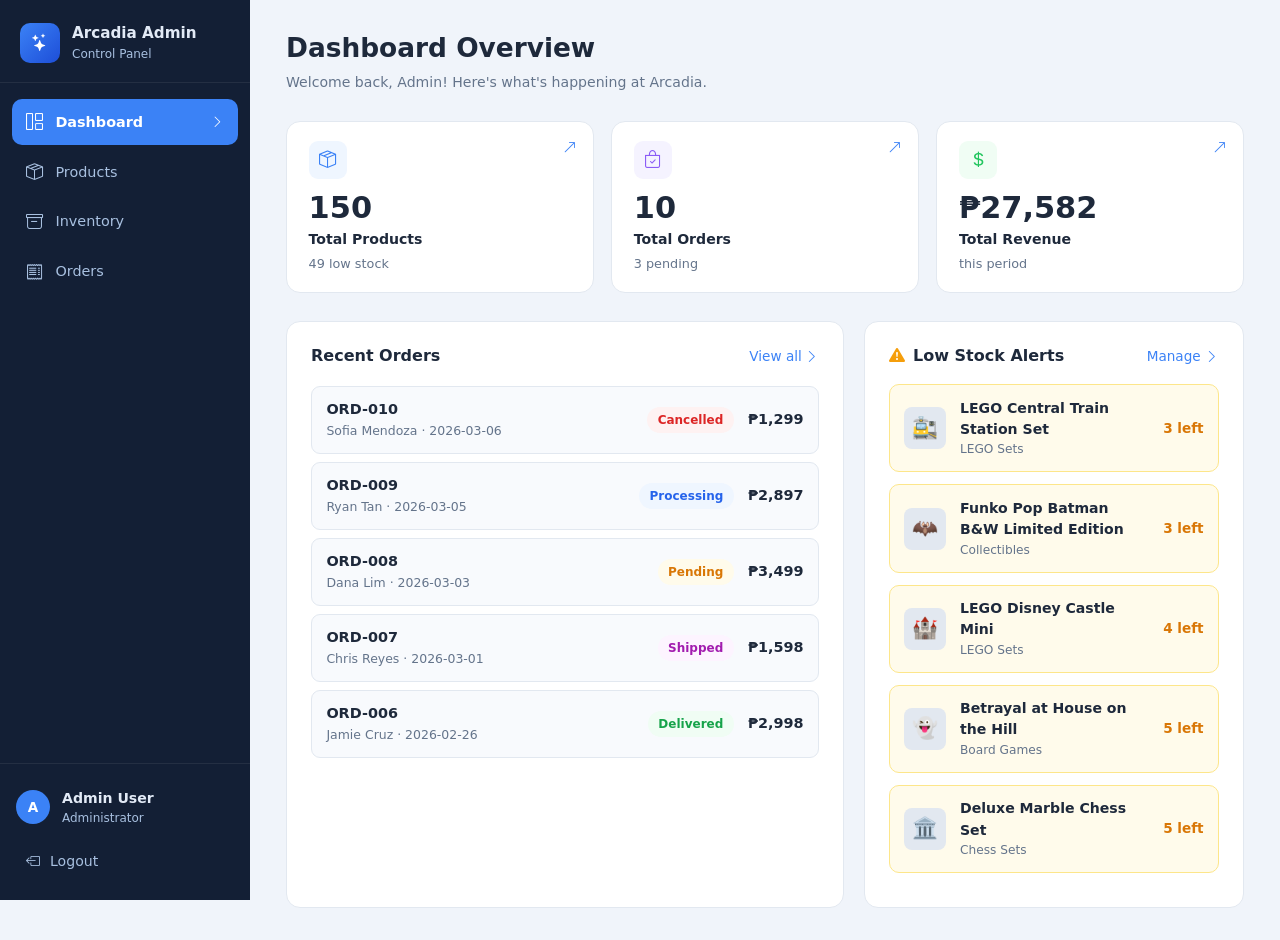
<file: index.html>
<!DOCTYPE html>
<html lang="en">
<head>
  <meta charset="UTF-8"/>
  <meta name="viewport" content="width=device-width, initial-scale=1.0"/>
  <title>Dashboard — Arcadia Admin</title>
  <link href="https://cdn.jsdelivr.net/npm/bootstrap@5.3.3/dist/css/bootstrap.min.css" rel="stylesheet"/>
  <link href="https://cdn.jsdelivr.net/npm/bootstrap-icons@1.11.3/font/bootstrap-icons.min.css" rel="stylesheet"/>
  <link href="dashboard.css" rel="stylesheet"/>
</head>
<body>

  <!-- Mobile overlay -->
  <div class="sidebar-overlay" id="sidebarOverlay" onclick="closeSidebar()"></div>

  <!-- Hamburger (mobile) -->
  <button class="hamburger" id="hamburgerBtn" onclick="openSidebar()">
    <i class="bi bi-list"></i>
  </button>

  <aside class="sidebar" id="sidebar">
    <div class="sidebar-brand">
      <div class="brand-avatar"><i class="bi bi-stars"></i></div>
      <div class="brand-text">
        <div class="name">Arcadia Admin</div>
        <div class="sub">Control Panel</div>
      </div>
      <button class="sidebar-close" onclick="closeSidebar()"><i class="bi bi-x-lg"></i></button>
    </div>
    <nav class="sidebar-nav">
      <a class="nav-item active" href="index.html">
        <i class="bi bi-grid-1x2"></i> Dashboard
        <i class="bi bi-chevron-right chevron"></i>
      </a>
      <a class="nav-item" href="adminproducts.html"><i class="bi bi-box-seam"></i> Products</a>
      <a class="nav-item" href="admininventory.html"><i class="bi bi-archive"></i> Inventory</a>
      <a class="nav-item" href="adminorders.html"><i class="bi bi-receipt"></i> Orders</a>
    </nav>
    <div class="sidebar-footer">
      <div class="user-row">
        <div class="user-avatar">A</div>
        <div>
          <div class="user-name">Admin User</div>
          <div class="user-role">Administrator</div>
        </div>
      </div>
      <a class="logout-btn" href="#" onclick="alert('Logout functionality coming soon.');return false;">
        <i class="bi bi-box-arrow-left"></i> Logout
      </a>
    </div>
  </aside>

  <main class="main">
    <h1 class="page-title">Dashboard Overview</h1>
    <p class="page-sub">Welcome back, Admin! Here's what's happening at Arcadia.</p>

    <div class="stats-row" style="grid-template-columns:repeat(3,1fr);">
      <div class="stat-card" onclick="window.location.href='adminproducts.html'">
        <span class="stat-arrow"><i class="bi bi-arrow-up-right"></i></span>
        <div class="stat-icon blue"><i class="bi bi-box-seam"></i></div>
        <div class="stat-value" id="dashTotalProducts">—</div>
        <div class="stat-label">Total Products</div>
        <div class="stat-sub" id="dashLowStock">loading...</div>
      </div>
      <div class="stat-card" onclick="window.location.href='adminorders.html'">
        <span class="stat-arrow"><i class="bi bi-arrow-up-right"></i></span>
        <div class="stat-icon purple"><i class="bi bi-bag-check"></i></div>
        <div class="stat-value" id="dashTotalOrders">—</div>
        <div class="stat-label">Total Orders</div>
        <div class="stat-sub" id="dashPending">loading...</div>
      </div>
      <div class="stat-card" onclick="window.location.href='adminorders.html'">
        <span class="stat-arrow"><i class="bi bi-arrow-up-right"></i></span>
        <div class="stat-icon green"><i class="bi bi-currency-dollar"></i></div>
        <div class="stat-value" id="dashRevenue">—</div>
        <div class="stat-label">Total Revenue</div>
        <div class="stat-sub">this period</div>
      </div>
    </div>

    <div class="bottom-row">
      <div class="section-card">
        <div class="section-header">
          <span class="section-title">Recent Orders</span>
          <a href="adminorders.html" class="view-all">View all <i class="bi bi-chevron-right"></i></a>
        </div>
        <div id="dashRecentOrders"><div class="loading-text">Loading...</div></div>
      </div>
      <div class="section-card">
        <div class="low-stock-header">
          <div class="low-stock-title"><i class="bi bi-exclamation-triangle-fill"></i> Low Stock Alerts</div>
          <a href="admininventory.html" class="manage-link">Manage <i class="bi bi-chevron-right"></i></a>
        </div>
        <div id="dashLowStockList"><div class="loading-text">Loading...</div></div>
      </div>
    </div>
  </main>

  <script src="https://cdn.jsdelivr.net/npm/bootstrap@5.3.3/dist/js/bootstrap.bundle.min.js"></script>
  <script src="script.js"></script>
</body>
</html>
</file>
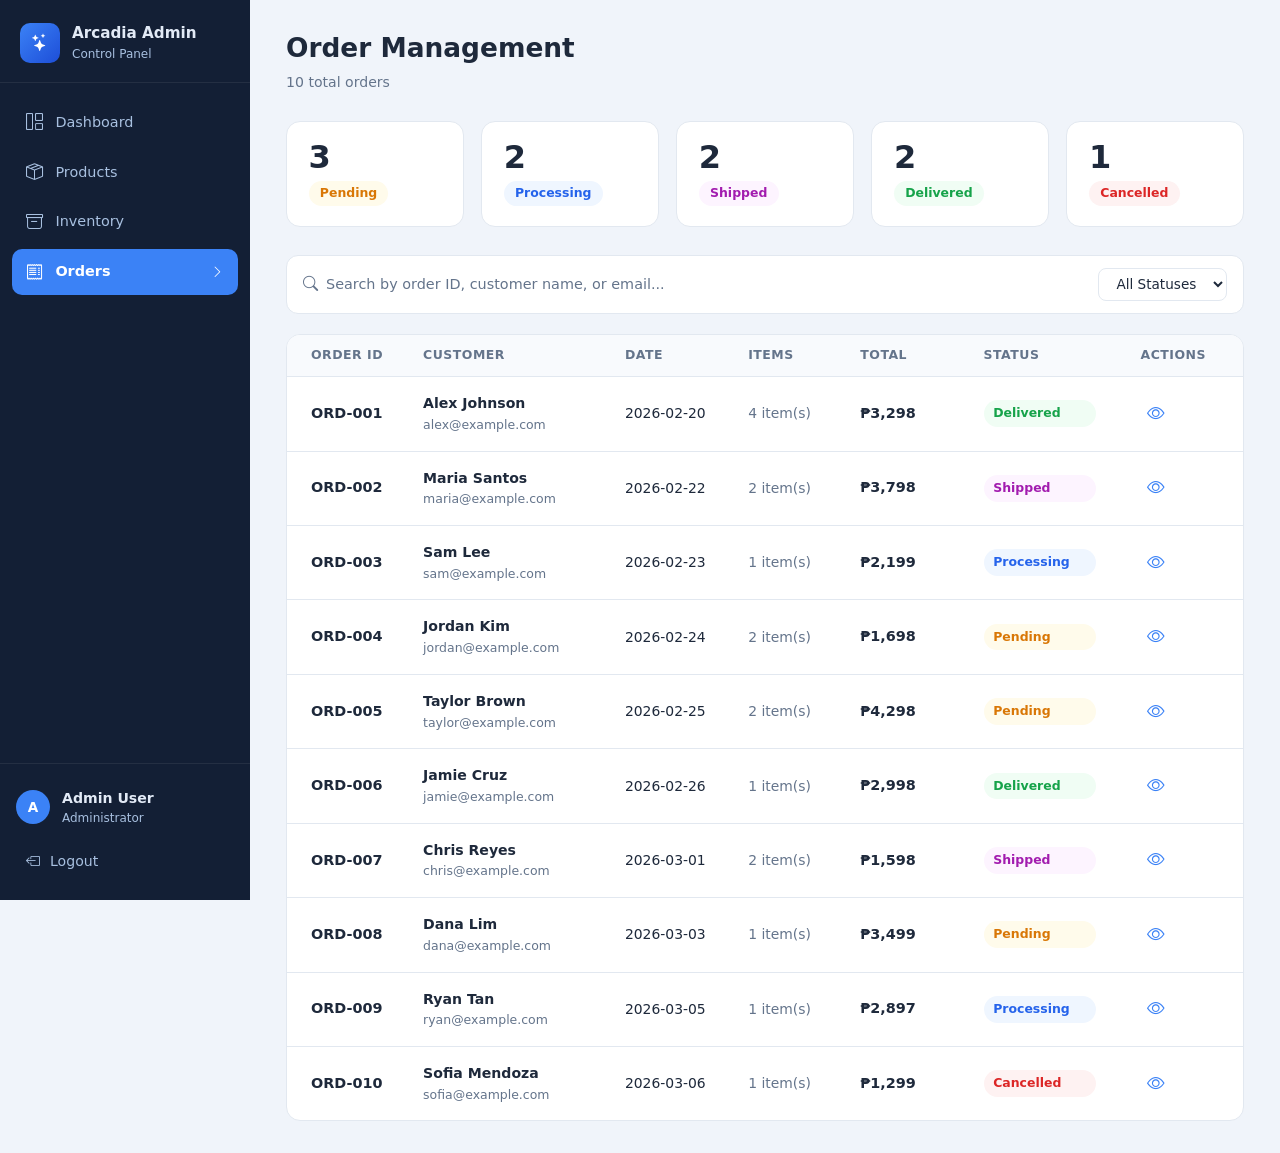
<file: adminorders.html>
<!DOCTYPE html>
<html lang="en">
<head>
  <meta charset="UTF-8"/>
  <meta name="viewport" content="width=device-width, initial-scale=1.0"/>
  <title>Orders — Arcadia Admin</title>
  <link href="https://cdn.jsdelivr.net/npm/bootstrap@5.3.3/dist/css/bootstrap.min.css" rel="stylesheet"/>
  <link href="https://cdn.jsdelivr.net/npm/bootstrap-icons@1.11.3/font/bootstrap-icons.min.css" rel="stylesheet"/>
  <link href="dashboard.css" rel="stylesheet"/>
</head>
<body>

  <div class="sidebar-overlay" id="sidebarOverlay" onclick="closeSidebar()"></div>
  <button class="hamburger" id="hamburgerBtn" onclick="openSidebar()">
    <i class="bi bi-list"></i>
  </button>

  <aside class="sidebar" id="sidebar">
    <div class="sidebar-brand">
      <div class="brand-avatar"><i class="bi bi-stars"></i></div>
      <div class="brand-text">
        <div class="name">Arcadia Admin</div>
        <div class="sub">Control Panel</div>
      </div>
      <button class="sidebar-close" onclick="closeSidebar()"><i class="bi bi-x-lg"></i></button>
    </div>
    <nav class="sidebar-nav">
      <a class="nav-item" href="index.html"><i class="bi bi-grid-1x2"></i> Dashboard</a>
      <a class="nav-item" href="adminproducts.html"><i class="bi bi-box-seam"></i> Products</a>
      <a class="nav-item" href="admininventory.html"><i class="bi bi-archive"></i> Inventory</a>
      <a class="nav-item active" href="adminorders.html">
        <i class="bi bi-receipt"></i> Orders
        <i class="bi bi-chevron-right chevron"></i>
      </a>
    </nav>
    <div class="sidebar-footer">
      <div class="user-row">
        <div class="user-avatar">A</div>
        <div><div class="user-name">Admin User</div><div class="user-role">Administrator</div></div>
      </div>
      <a class="logout-btn" href="#" onclick="alert('Logout functionality coming soon.');return false;">
        <i class="bi bi-box-arrow-left"></i> Logout
      </a>
    </div>
  </aside>

  <main class="main">
    <h1 class="page-title">Order Management</h1>
    <p class="page-sub" id="orderCount">Loading...</p>
    <div class="stats-row" id="orderStatCards" style="grid-template-columns:repeat(5,1fr);"></div>
    <div class="toolbar">
      <div class="search-wrap">
        <i class="bi bi-search"></i>
        <input type="text" id="orderSearch" placeholder="Search by order ID, customer name, or email..." oninput="renderOrders()"/>
      </div>
      <select class="status-select" id="statusFilter" onchange="renderOrders()">
        <option value="All Statuses">All Statuses</option>
        <option value="Pending">Pending</option>
        <option value="Processing">Processing</option>
        <option value="Shipped">Shipped</option>
        <option value="Delivered">Delivered</option>
        <option value="Cancelled">Cancelled</option>
      </select>
    </div>
    <div class="table-card">
      <div class="table-head-orders">
        <div>Order ID</div><div>Customer</div><div>Date</div><div>Items</div><div>Total</div><div>Status</div><div>Actions</div>
      </div>
      <div id="orderList"><div class="loading-text">Loading orders...</div></div>
    </div>
  </main>

  <!-- ORDER DETAIL MODAL -->
  <div class="modal-overlay" id="orderModalOverlay">
    <div class="modal-box">
      <div class="modal-header">
        <div class="modal-title" id="orderModalTitle">Order Details</div>
        <button class="modal-close" onclick="closeOrderModal()"><i class="bi bi-x"></i></button>
      </div>
      <div id="orderModalBody"></div>
    </div>
  </div>

  <script src="https://cdn.jsdelivr.net/npm/bootstrap@5.3.3/dist/js/bootstrap.bundle.min.js"></script>
  <script src="script.js"></script>
</body>
</html>
</file>
<file: dashboard.css>
:root {
  --sidebar-bg:  #131f35;
  --sidebar-w:   250px;
  --accent:      #3b82f6;
  --page-bg:     #f0f4fa;
  --card-bg:     #ffffff;
  --border:      #e2e8f0;
  --text-dark:   #1e293b;
  --text-muted:  #64748b;
  --text-side:   #a8c0e0;
}

* { box-sizing: border-box; margin: 0; padding: 0; }
body { font-family: 'Segoe UI', system-ui, sans-serif; background: var(--page-bg); display: flex; min-height: 100vh; }

/* ── HAMBURGER ── */
.hamburger {
  display: none;
  position: fixed;
  top: 1rem;
  left: 1rem;
  z-index: 300;
  background: var(--accent);
  border: none;
  border-radius: 10px;
  width: 42px;
  height: 42px;
  color: #fff;
  font-size: 1.3rem;
  align-items: center;
  justify-content: center;
  cursor: pointer;
  box-shadow: 0 4px 12px rgba(59,130,246,.35);
}

/* ── SIDEBAR OVERLAY (mobile) ── */
.sidebar-overlay {
  display: none;
  position: fixed;
  inset: 0;
  background: rgba(0,0,0,.45);
  z-index: 150;
}
.sidebar-overlay.active { display: block; }

/* ── SIDEBAR ── */
.sidebar {
  width: var(--sidebar-w);
  background: var(--sidebar-bg);
  display: flex;
  flex-direction: column;
  position: fixed;
  top: 0; left: 0;
  height: 100vh;
  z-index: 200;
  transition: transform .25s ease;
}
.sidebar-brand {
  display: flex;
  align-items: center;
  gap: .75rem;
  padding: 1.4rem 1.25rem 1.2rem;
  border-bottom: 1px solid rgba(255,255,255,.07);
}
.brand-avatar {
  width: 40px; height: 40px;
  border-radius: 10px;
  background: linear-gradient(135deg,#3b82f6,#1d4ed8);
  display: flex; align-items: center; justify-content: center;
  font-size: 1.1rem; color: #fff; flex-shrink: 0;
}
.brand-text .name { color: #e2eaf6; font-weight: 700; font-size: .95rem; }
.brand-text .sub  { color: var(--text-side); font-size: .75rem; }

.sidebar-close {
  display: none;
  background: none;
  border: none;
  color: var(--text-side);
  font-size: 1.1rem;
  margin-left: auto;
  cursor: pointer;
  padding: .2rem;
}

.sidebar-nav {
  flex: 1;
  padding: 1rem .75rem;
  display: flex;
  flex-direction: column;
  gap: .25rem;
  overflow-y: auto;
}
.nav-item {
  display: flex; align-items: center; gap: .75rem;
  padding: .65rem .9rem; border-radius: 10px;
  color: var(--text-side); font-size: .9rem;
  cursor: pointer; transition: background .18s, color .18s;
  text-decoration: none;
}
.nav-item i { font-size: 1.05rem; }
.nav-item:hover { background: rgba(255,255,255,.07); color: #e2eaf6; }
.nav-item.active { background: var(--accent); color: #fff; font-weight: 600; }
.nav-item .chevron { margin-left: auto; font-size: .8rem; }

.sidebar-footer {
  padding: 1rem .75rem 1.25rem;
  border-top: 1px solid rgba(255,255,255,.07);
}
.user-row { display: flex; align-items: center; gap: .75rem; padding: .5rem .25rem; margin-bottom: .5rem; }
.user-avatar {
  width: 34px; height: 34px; border-radius: 50%;
  background: var(--accent);
  display: flex; align-items: center; justify-content: center;
  color: #fff; font-weight: 700; font-size: .85rem; flex-shrink: 0;
}
.user-name { color: #e2eaf6; font-size: .88rem; font-weight: 600; }
.user-role { color: var(--text-side); font-size: .75rem; }
.logout-btn {
  display: flex; align-items: center; gap: .6rem;
  color: var(--text-side); font-size: .88rem;
  padding: .5rem .9rem; border-radius: 8px;
  cursor: pointer; transition: background .18s, color .18s;
  text-decoration: none;
}
.logout-btn:hover { background: rgba(255,255,255,.07); color: #e2eaf6; }

/* ── MAIN ── */
.main { margin-left: var(--sidebar-w); flex: 1; padding: 2rem 2.25rem; min-width: 0; }
.page-title { font-size: 1.65rem; font-weight: 700; color: var(--text-dark); }
.page-sub   { color: var(--text-muted); font-size: .88rem; margin-top: .2rem; margin-bottom: 1.75rem; }
.page-header { display: flex; align-items: flex-start; justify-content: space-between; margin-bottom: 1.5rem; flex-wrap: wrap; gap: .75rem; }
.top-bar     { display: flex; align-items: flex-start; justify-content: space-between; margin-bottom: 1.5rem; flex-wrap: wrap; gap: .75rem; }
.loading-text { text-align: center; padding: 2rem; color: var(--text-muted); font-size: .9rem; }

/* ── STAT CARDS ── */
.stats-row { display: grid; gap: 1.1rem; margin-bottom: 1.75rem; }
.stat-card {
  background: var(--card-bg); border: 1px solid var(--border);
  border-radius: 14px; padding: 1.2rem 1.35rem;
  position: relative; cursor: pointer;
  transition: box-shadow .2s, transform .15s;
}
.stat-card:hover { box-shadow: 0 4px 20px rgba(59,130,246,.12); transform: translateY(-2px); }
.stat-arrow { position: absolute; top: 1rem; right: 1rem; color: var(--accent); font-size: .85rem; }
.stat-icon { width: 38px; height: 38px; border-radius: 9px; display: flex; align-items: center; justify-content: center; font-size: 1.1rem; margin-bottom: .9rem; }
.stat-icon.blue   { background: #eff6ff; color: #3b82f6; }
.stat-icon.purple { background: #f5f3ff; color: #8b5cf6; }
.stat-icon.green  { background: #f0fdf4; color: #22c55e; }
.stat-value { font-size: 1.9rem; font-weight: 800; color: var(--text-dark); line-height: 1; }
.stat-label { font-size: .88rem; font-weight: 600; color: var(--text-dark); margin-top: .35rem; }
.stat-sub   { font-size: .8rem; color: var(--text-muted); margin-top: .2rem; }
.stat-num   { font-size: 2rem; font-weight: 800; color: var(--text-dark); line-height: 1; margin-bottom: .45rem; }
.stat-badge { font-size: .78rem; font-weight: 700; padding: .22rem .7rem; border-radius: 20px; display: inline-block; }
.stat-icon-wrap { font-size: 1.2rem; margin-bottom: .6rem; }
.stat-val { font-size: 1.6rem; font-weight: 800; color: var(--text-dark); }
.stat-lbl { font-size: .8rem; color: var(--text-muted); margin-top: .15rem; }
.si-blue   { color: #3b82f6; } .si-green { color: #22c55e; }
.si-yellow { color: #f59e0b; } .si-red   { color: #ef4444; }

/* ── DASHBOARD BOTTOM ── */
.bottom-row { display: grid; grid-template-columns: 1fr 380px; gap: 1.25rem; }
.section-card { background: var(--card-bg); border: 1px solid var(--border); border-radius: 14px; padding: 1.4rem 1.5rem; }
.section-header { display: flex; align-items: center; justify-content: space-between; margin-bottom: 1.1rem; }
.section-title { font-weight: 700; color: var(--text-dark); font-size: 1rem; }
.view-all { color: var(--accent); font-size: .85rem; text-decoration: none; display: flex; align-items: center; gap: .2rem; }
.view-all:hover { text-decoration: underline; }
.order-row { display: flex; align-items: center; justify-content: space-between; padding: .75rem .9rem; border-radius: 9px; margin-bottom: .5rem; background: #f8fafd; border: 1px solid var(--border); }
.order-id   { font-weight: 700; color: var(--text-dark); font-size: .9rem; }
.order-meta { color: var(--text-muted); font-size: .78rem; margin-top: .1rem; }
.order-right { display: flex; align-items: center; gap: .9rem; }
.order-amount { font-weight: 700; color: var(--text-dark); font-size: .9rem; }
.badge-status { font-size: .75rem; font-weight: 600; padding: .25rem .65rem; border-radius: 20px; }
.badge-delivered  { background: #f0fdf4; color: #16a34a; }
.badge-shipped    { background: #fdf4ff; color: #a21caf; }
.badge-processing { background: #eff6ff; color: #2563eb; }
.badge-pending    { background: #fffbeb; color: #d97706; }
.badge-cancelled  { background: #fef2f2; color: #dc2626; }
.low-stock-header { display: flex; align-items: center; justify-content: space-between; margin-bottom: 1rem; }
.low-stock-title  { display: flex; align-items: center; gap: .5rem; font-weight: 700; color: var(--text-dark); font-size: 1rem; }
.low-stock-title i { color: #f59e0b; }
.manage-link { color: var(--accent); font-size: .85rem; text-decoration: none; }
.manage-link:hover { text-decoration: underline; }
.stock-item  { display: flex; align-items: center; gap: .85rem; padding: .8rem .9rem; border-radius: 10px; background: #fffbeb; border: 1px solid #fde68a; margin-bottom: .75rem; }
.stock-thumb { width: 42px; height: 42px; border-radius: 8px; background: #e2e8f0; display: flex; align-items: center; justify-content: center; font-size: 1.3rem; flex-shrink: 0; }
.stock-name  { font-weight: 600; color: var(--text-dark); font-size: .88rem; }
.stock-cat   { color: var(--text-muted); font-size: .76rem; }
.stock-count { margin-left: auto; font-weight: 700; font-size: .85rem; color: #d97706; white-space: nowrap; }

/* ── PRODUCTS ── */
.btn-add { background: var(--accent); color: #fff; border: none; border-radius: 9px; padding: .55rem 1.1rem; font-weight: 600; font-size: .88rem; display: flex; align-items: center; gap: .4rem; cursor: pointer; transition: background .2s; white-space: nowrap; }
.btn-add:hover { background: #2563eb; }
.filter-bar { display: flex; align-items: center; gap: .6rem; margin-bottom: 1.25rem; flex-wrap: wrap; }
.cat-filters { display: flex; gap: .4rem; flex-wrap: wrap; }
.search-box { display: flex; align-items: center; gap: .5rem; background: #fff; border: 1px solid var(--border); border-radius: 8px; padding: .45rem .85rem; }
.search-box input { border: none; outline: none; font-size: .85rem; color: var(--text-dark); width: 160px; }
.filter-btn { border: 1px solid var(--border); background: #fff; border-radius: 7px; padding: .38rem .85rem; font-size: .82rem; color: var(--text-muted); cursor: pointer; transition: all .18s; white-space: nowrap; }
.filter-btn:hover, .filter-btn.active { background: var(--accent); color: #fff; border-color: var(--accent); }
.table-card { background: var(--card-bg); border: 1px solid var(--border); border-radius: 14px; overflow: hidden; }
.table-head { display: grid; grid-template-columns: 2.5fr 1.2fr 1fr .9fr 1.2fr .9fr; padding: .7rem 1.2rem; background: #f8fafd; border-bottom: 1px solid var(--border); font-size: .78rem; font-weight: 600; color: var(--text-muted); text-transform: uppercase; letter-spacing: .04em; }
.prod-table-row { display: grid; grid-template-columns: 2.5fr 1.2fr 1fr .9fr 1.2fr .9fr; padding: .75rem 1.2rem; border-bottom: 1px solid var(--border); align-items: center; }
.prod-table-row:last-child { border-bottom: none; }
.prod-table-row:hover { background: #f8fafd; }
.prod-cell { display: flex; align-items: center; gap: .75rem; }
.prod-thumb { width: 38px; height: 38px; border-radius: 8px; background: #e2e8f0; display: flex; align-items: center; justify-content: center; font-size: 1.2rem; flex-shrink: 0; }
.prod-name  { font-weight: 600; color: var(--text-dark); font-size: .88rem; }
.prod-badge { font-size: .7rem; font-weight: 600; padding: .1rem .45rem; border-radius: 20px; display: inline-block; margin-top: .15rem; }
.badge-bestseller { background: #eff6ff; color: #2563eb; }
.badge-new        { background: #f0fdf4; color: #16a34a; }
.badge-sale       { background: #fff7ed; color: #ea580c; }
.cat-text   { font-size: .85rem; color: var(--text-muted); }
.price-text { font-size: .88rem; font-weight: 600; color: var(--text-dark); }
.price-old  { font-size: .75rem; color: var(--text-muted); text-decoration: line-through; display: block; }
.stock-pill { font-size: .78rem; font-weight: 700; padding: .25rem .6rem; border-radius: 20px; display: inline-block; }
.stock-ok   { background: #f0fdf4; color: #16a34a; }
.stock-low  { background: #fffbeb; color: #d97706; }
.stock-crit { background: #fef2f2; color: #dc2626; }
.rating-cell { display: flex; align-items: center; gap: .3rem; font-size: .85rem; color: var(--text-dark); }
.rating-cell i { color: #f59e0b; font-size: .8rem; }
.rating-count  { color: var(--text-muted); font-size: .78rem; }
.actions-cell { display: flex; align-items: center; gap: .5rem; }
.action-btn { width: 28px; height: 28px; border: none; border-radius: 7px; display: flex; align-items: center; justify-content: center; cursor: pointer; font-size: .85rem; transition: opacity .18s; }
.action-btn:hover { opacity: .8; }
.btn-view { background: #eff6ff; color: #3b82f6; }
.btn-edit { background: #f0fdf4; color: #16a34a; }
.btn-del  { background: #fef2f2; color: #dc2626; }

/* ── INVENTORY ── */
.btn-restock { background: var(--accent); color: #fff; border: none; border-radius: 9px; padding: .55rem 1.1rem; font-weight: 600; font-size: .85rem; display: flex; align-items: center; gap: .4rem; cursor: pointer; transition: background .2s; white-space: nowrap; }
.btn-restock:hover { background: #2563eb; }
.alert-banner { background: #fffbeb; border: 1px solid #fde68a; border-radius: 10px; padding: .85rem 1.1rem; display: flex; align-items: flex-start; gap: .65rem; margin-bottom: 1.25rem; }
.alert-banner > i { color: #f59e0b; margin-top: 2px; flex-shrink: 0; }
.a-title { font-weight: 700; color: #92400e; font-size: .88rem; }
.a-text  { color: #92400e; font-size: .82rem; margin-top: .15rem; }
.a-text a { color: #2563eb; font-weight: 600; text-decoration: none; }
.a-text a:hover { text-decoration: underline; }
.table-head-inv { display: grid; grid-template-columns: 2.5fr 1.2fr .9fr 1.6fr .9fr .8fr; padding: .65rem 1.2rem; background: #f8fafd; border-bottom: 1px solid var(--border); font-size: .76rem; font-weight: 600; color: var(--text-muted); text-transform: uppercase; letter-spacing: .04em; }
.inv-table-row { display: grid; grid-template-columns: 2.5fr 1.2fr .9fr 1.6fr .9fr .8fr; padding: .75rem 1.2rem; border-bottom: 1px solid var(--border); align-items: center; }
.inv-table-row:last-child { border-bottom: none; }
.inv-table-row:hover { background: #f8fafd; }
.units-text { font-size: .87rem; font-weight: 600; color: var(--text-dark); }
.progress-wrap { display: flex; align-items: center; gap: .6rem; }
.progress-bar-bg   { flex: 1; height: 6px; background: #e2e8f0; border-radius: 99px; overflow: hidden; }
.progress-bar-fill { height: 100%; border-radius: 99px; }
.fill-green  { background: #22c55e; }
.fill-yellow { background: #f59e0b; }
.fill-red    { background: #ef4444; }
.pct-text    { font-size: .76rem; color: var(--text-muted); min-width: 32px; }
.status-badge { font-size: .75rem; font-weight: 700; padding: .22rem .65rem; border-radius: 20px; display: inline-block; }
.s-instock  { background: #f0fdf4; color: #16a34a; }
.s-lowstock { background: #fffbeb; color: #d97706; }
.s-critical { background: #fef2f2; color: #dc2626; }
.s-outstock { background: #f1f5f9; color: #64748b; }
.update-btn { display: flex; align-items: center; gap: .3rem; color: var(--accent); font-size: .82rem; font-weight: 600; cursor: pointer; background: none; border: none; padding: 0; transition: opacity .18s; }
.update-btn:hover { opacity: .7; }

/* ── ORDERS ── */
.toolbar { background: var(--card-bg); border: 1px solid var(--border); border-radius: 12px; padding: .75rem 1rem; display: flex; align-items: center; gap: .75rem; margin-bottom: 1.25rem; flex-wrap: wrap; }
.search-wrap { display: flex; align-items: center; gap: .5rem; flex: 1; min-width: 200px; }
.search-wrap i { color: var(--text-muted); font-size: .95rem; }
.search-wrap input { border: none; outline: none; font-size: .9rem; color: var(--text-dark); width: 100%; background: transparent; }
.search-wrap input::placeholder { color: var(--text-muted); }
.status-select { border: 1px solid var(--border); border-radius: 8px; padding: .42rem .85rem; font-size: .85rem; color: var(--text-dark); background: #fff; outline: none; cursor: pointer; }
.table-head-orders { display: grid; grid-template-columns: 1fr 1.8fr 1.1fr 1fr 1.1fr 1.4fr .7fr; padding: .7rem 1.5rem; background: #f8fafd; border-bottom: 1px solid var(--border); font-size: .78rem; font-weight: 600; color: var(--text-muted); text-transform: uppercase; letter-spacing: .04em; }
.order-table-row { display: grid; grid-template-columns: 1fr 1.8fr 1.1fr 1fr 1.1fr 1.4fr .7fr; padding: 1rem 1.5rem; border-bottom: 1px solid var(--border); align-items: center; transition: background .15s; }
.order-table-row:last-child { border-bottom: none; }
.order-table-row:hover { background: #f8fafd; }
.order-id-text { font-weight: 700; color: var(--text-dark); font-size: .9rem; }
.cust-name  { font-weight: 600; color: var(--text-dark); font-size: .88rem; }
.cust-email { color: var(--text-muted); font-size: .78rem; margin-top: .1rem; }
.date-text  { font-size: .87rem; color: var(--text-dark); }
.items-text { font-size: .87rem; color: var(--text-muted); }
.total-text { font-weight: 700; color: var(--text-dark); font-size: .9rem; }
.b-pending    { background: #fffbeb; color: #d97706; }
.b-processing { background: #eff6ff; color: #2563eb; }
.b-shipped    { background: #fdf4ff; color: #a21caf; }
.b-delivered  { background: #f0fdf4; color: #16a34a; }
.b-cancelled  { background: #fef2f2; color: #dc2626; }
.status-dropdown { border: none; border-radius: 20px; padding: .25rem .6rem; font-size: .78rem; font-weight: 700; cursor: pointer; outline: none; appearance: none; -webkit-appearance: none; background-image: url("data:image/svg+xml,%3Csvg xmlns='http://www.w3.org/2000/svg' width='10' height='6'%3E%3Cpath d='M0 0l5 6 5-6z' fill='%2364748b'/%3E%3C/svg%3E"); background-repeat: no-repeat; background-position: right .5rem center; padding-right: 1.6rem; }
.sd-pending    { background: #fffbeb; color: #d97706; }
.sd-processing { background: #eff6ff; color: #2563eb; }
.sd-shipped    { background: #fdf4ff; color: #a21caf; }
.sd-delivered  { background: #f0fdf4; color: #16a34a; }
.sd-cancelled  { background: #fef2f2; color: #dc2626; }
.view-btn { background: none; border: none; color: var(--accent); font-size: 1.1rem; cursor: pointer; padding: .2rem .4rem; border-radius: 7px; transition: background .18s; }
.view-btn:hover { background: #eff6ff; }
.empty-state { text-align: center; padding: 3rem; color: var(--text-muted); }
.empty-state i { font-size: 2.5rem; margin-bottom: .75rem; display: block; }

/* ── MODALS ── */
.modal-overlay { display: none; position: fixed; inset: 0; background: rgba(0,0,0,.45); z-index: 200; align-items: center; justify-content: center; padding: 1rem; }
.modal-overlay.show { display: flex; }
.modal-box { background: #fff; border-radius: 16px; padding: 2rem; width: 100%; max-width: 480px; box-shadow: 0 20px 60px rgba(0,0,0,.15); max-height: 90vh; overflow-y: auto; }
.modal-title  { font-size: 1.1rem; font-weight: 700; color: var(--text-dark); margin-bottom: 1.25rem; }
.modal-header { display: flex; align-items: center; justify-content: space-between; margin-bottom: 1.25rem; }
.modal-close  { background: none; border: none; font-size: 1.3rem; color: var(--text-muted); cursor: pointer; line-height: 1; }
.form-group { margin-bottom: 1rem; }
.form-group label { display: block; font-size: .85rem; font-weight: 600; color: var(--text-dark); margin-bottom: .35rem; }
.form-group input, .form-group select { width: 100%; padding: .55rem .85rem; border: 1px solid var(--border); border-radius: 8px; font-size: .88rem; color: var(--text-dark); outline: none; transition: border-color .2s; }
.form-group input:focus, .form-group select:focus { border-color: var(--accent); }
.form-row { display: grid; grid-template-columns: 1fr 1fr; gap: .75rem; }
.modal-actions { display: flex; gap: .75rem; justify-content: flex-end; margin-top: 1.5rem; }
.btn-cancel { padding: .55rem 1.1rem; border: 1px solid var(--border); background: #fff; border-radius: 8px; font-size: .88rem; cursor: pointer; color: var(--text-muted); }
.btn-save   { padding: .55rem 1.25rem; background: var(--accent); color: #fff; border: none; border-radius: 8px; font-weight: 600; font-size: .88rem; cursor: pointer; }
.detail-row   { display: flex; justify-content: space-between; padding: .5rem 0; border-bottom: 1px solid var(--border); font-size: .88rem; }
.detail-row:last-child { border-bottom: none; }
.detail-label { color: var(--text-muted); font-weight: 500; }
.detail-val   { color: var(--text-dark); font-weight: 600; text-align: right; }
.items-list   { margin: 1rem 0; }
.item-row  { display: flex; justify-content: space-between; align-items: center; padding: .55rem .75rem; background: #f8fafd; border-radius: 8px; margin-bottom: .4rem; font-size: .87rem; }
.item-name  { color: var(--text-dark); font-weight: 500; }
.item-price { color: var(--text-dark); font-weight: 700; }
.section-label { font-size: .78rem; font-weight: 700; color: var(--text-muted); text-transform: uppercase; letter-spacing: .06em; margin: 1rem 0 .5rem; }
.total-line { display: flex; justify-content: space-between; font-weight: 700; color: var(--text-dark); font-size: .95rem; padding-top: .75rem; border-top: 2px solid var(--border); margin-top: .5rem; }

/* ══════════════════════════════════════
   RESPONSIVE — MOBILE
══════════════════════════════════════ */
@media (max-width: 768px) {

  .hamburger { display: flex; }
  .sidebar-close { display: block; }

  .sidebar {
    transform: translateX(-100%);
    width: 260px;
  }
  .sidebar.open { transform: translateX(0); }

  .main {
    margin-left: 0;
    padding: 1rem;
    padding-top: 4.5rem; /* space for hamburger */
  }

  .page-title { font-size: 1.3rem; }

  /* stat cards: 2 columns on mobile */
  .stats-row {
    grid-template-columns: repeat(2,1fr) !important;
  }

  /* dashboard bottom: stack */
  .bottom-row {
    grid-template-columns: 1fr !important;
  }

  /* product table: card layout on mobile */
  .table-head { display: none; }
  .table-head-inv { display: none; }
  .table-head-orders { display: none; }

  .prod-table-row {
    display: flex !important;
    flex-direction: column;
    gap: .5rem;
    padding: 1rem;
    border-radius: 10px;
    margin-bottom: .5rem;
    border: 1px solid var(--border);
    background: #fff;
  }
  .prod-table-row .cat-text::before   { content: "Category: "; font-weight: 600; color: var(--text-dark); }
  .prod-table-row .price-text::before { content: "Price: "; font-weight: 600; color: var(--text-dark); }

  .inv-table-row {
    display: flex !important;
    flex-direction: column;
    gap: .5rem;
    padding: 1rem;
    border-radius: 10px;
    margin-bottom: .5rem;
    border: 1px solid var(--border);
    background: #fff;
  }

  .order-table-row {
    display: flex !important;
    flex-direction: column;
    gap: .4rem;
    padding: 1rem;
    border-radius: 10px;
    margin-bottom: .5rem;
    border: 1px solid var(--border);
    background: #fff;
  }

  /* orders stat cards: 3 col then 2 */
  #orderStatCards { grid-template-columns: repeat(3,1fr) !important; }

  /* inventory stat cards: 2 col */
  #invStats { grid-template-columns: repeat(2,1fr) !important; }

  .form-row { grid-template-columns: 1fr; }

  .filter-bar { gap: .4rem; }
  .search-box input { width: 120px; }

  .toolbar { flex-direction: column; align-items: stretch; }
  .search-wrap { min-width: unset; }
  .status-select { width: 100%; }
}

@media (max-width: 480px) {
  .stats-row { grid-template-columns: 1fr !important; }
  #orderStatCards { grid-template-columns: repeat(2,1fr) !important; }
  .main { padding: .75rem; padding-top: 4.5rem; }
}
</file>
